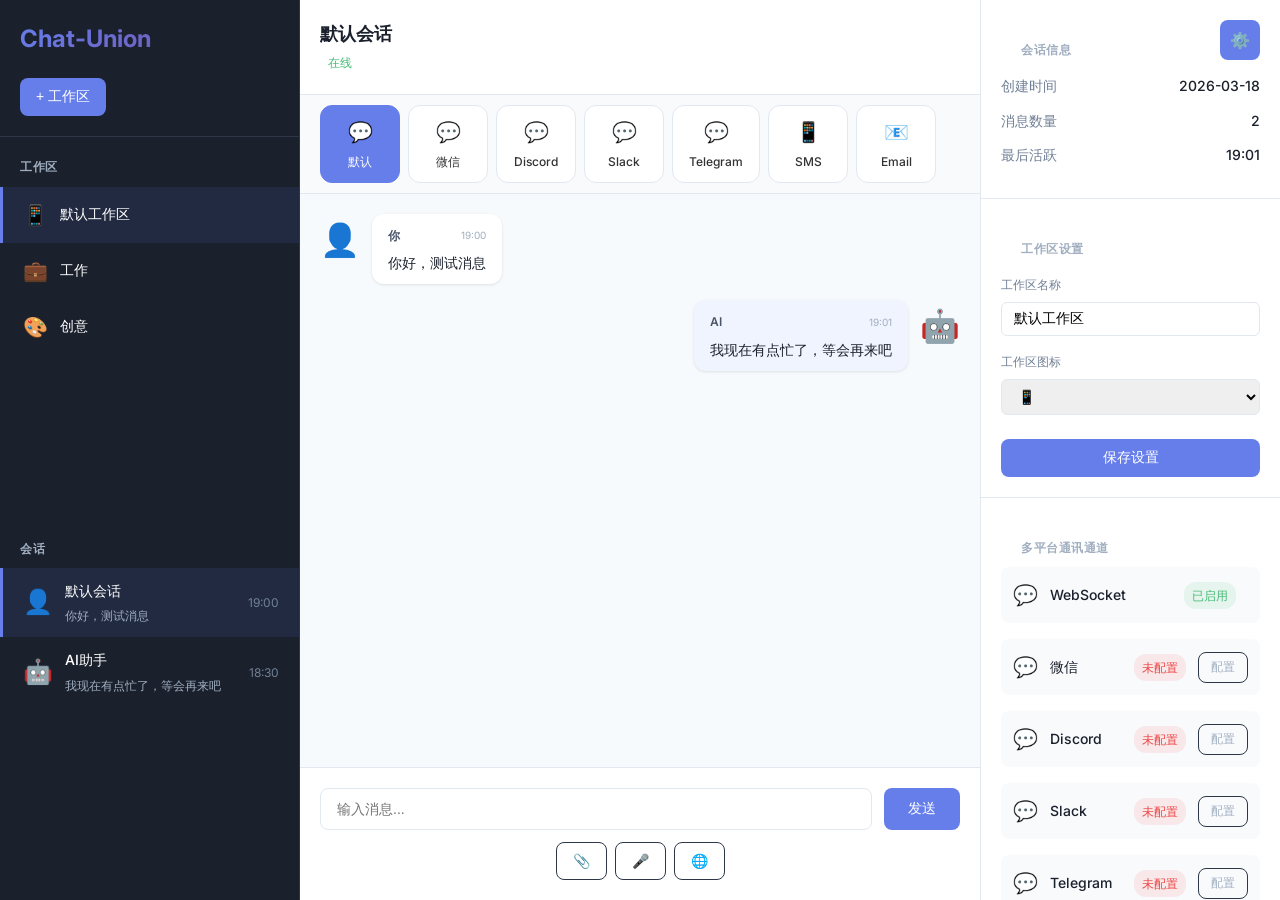
<file: frontend/index.html>
<!DOCTYPE html>
<html lang="zh-CN">
<head>
    <meta charset="UTF-8">
    <meta name="viewport" content="width=device-width, initial-scale=1.0">
    <title>Chat-Union - 摩登时代</title>
    <link rel="stylesheet" href="css/style.css">
    <link rel="preconnect" href="https://fonts.googleapis.com">
    <link rel="preconnect" href="https://fonts.gstatic.com" crossorigin>
    <link href="https://fonts.googleapis.com/css2?family=Inter:wght@300;400;500;600;700&display=swap" rel="stylesheet">
    <script src="https://code.jquery.com/jquery-3.6.0.min.js"></script>
</head>
<body>
    <div class="chat-union-container">
        <!-- 侧边栏 -->
        <div class="sidebar">
            <div class="sidebar-header">
                <h1 class="logo">Chat-Union</h1>
                <button class="btn btn-primary create-workspace">+ 工作区</button>
            </div>
            
            <div class="workspace-list">
                <h3 class="section-title">工作区</h3>
                <ul class="workspace-items">
                    <li class="workspace-item active">
                        <div class="workspace-icon">📱</div>
                        <span class="workspace-name">默认工作区</span>
                    </li>
                    <li class="workspace-item">
                        <div class="workspace-icon">💼</div>
                        <span class="workspace-name">工作</span>
                    </li>
                    <li class="workspace-item">
                        <div class="workspace-icon">🎨</div>
                        <span class="workspace-name">创意</span>
                    </li>
                </ul>
            </div>
            
            <div class="session-list">
                <h3 class="section-title">会话</h3>
                <ul class="session-items">
                    <li class="session-item active">
                        <div class="session-avatar">👤</div>
                        <div class="session-info">
                            <span class="session-name">默认会话</span>
                            <span class="session-preview">你好，测试消息</span>
                        </div>
                        <span class="session-time">19:00</span>
                    </li>
                    <li class="session-item">
                        <div class="session-avatar">🤖</div>
                        <span class="session-info">
                            <span class="session-name">AI助手</span>
                            <span class="session-preview">我现在有点忙了，等会再来吧</span>
                        </span>
                        <span class="session-time">18:30</span>
                    </li>
                </ul>
            </div>
        </div>
        
        <!-- 主聊天区域 -->
        <div class="main-content">
            <!-- 聊天头部 -->
            <div class="chat-header">
                <h2 class="chat-title">默认会话</h2>
                <span class="chat-status">在线</span>
            </div>
            
            <!-- 通道服务栏 -->
            <div class="channel-service-bar">
                <div class="channel-service-item active">
                    <span class="channel-service-icon">💬</span>
                    <span class="channel-service-name">默认</span>
                </div>
                <div class="channel-service-item" onclick="window.chatApp.openWechatConnectModal()">
                    <span class="channel-service-icon">💬</span>
                    <span class="channel-service-name">微信</span>
                </div>
                <div class="channel-service-item" onclick="window.chatApp.switchChannel('discord')">
                    <span class="channel-service-icon">💬</span>
                    <span class="channel-service-name">Discord</span>
                </div>
                <div class="channel-service-item" onclick="window.chatApp.switchChannel('slack')">
                    <span class="channel-service-icon">💬</span>
                    <span class="channel-service-name">Slack</span>
                </div>
                <div class="channel-service-item" onclick="window.chatApp.switchChannel('telegram')">
                    <span class="channel-service-icon">💬</span>
                    <span class="channel-service-name">Telegram</span>
                </div>
                <div class="channel-service-item" onclick="window.chatApp.openSmsConnectModal()">
                    <span class="channel-service-icon">📱</span>
                    <span class="channel-service-name">SMS</span>
                </div>
                <div class="channel-service-item" onclick="window.chatApp.openEmailConnectModal()">
                    <span class="channel-service-icon">📧</span>
                    <span class="channel-service-name">Email</span>
                </div>
            </div>
            
            <!-- 独立的设置按钮 -->
            <div style="position: fixed; top: 20px; right: 20px; z-index: 1000;">
                <div id="settingsButton" style="cursor: pointer; padding: 10px; background: #667eea; color: white; border: none; border-radius: 8px; font-size: 16px; width: 40px; height: 40px; text-align: center; line-height: 20px;">⚙️</div>
            </div>
            
            <!-- 聊天消息区域 -->
            <div class="chat-messages" id="chatMessages">
                <div class="message">
                    <div class="message-avatar">👤</div>
                    <div class="message-content">
                        <div class="message-header">
                            <span class="message-sender">你</span>
                            <span class="message-time">19:00</span>
                        </div>
                        <div class="message-text">你好，测试消息</div>
                    </div>
                </div>
                <div class="message ai-message">
                    <div class="message-avatar">🤖</div>
                    <div class="message-content">
                        <div class="message-header">
                            <span class="message-sender">AI</span>
                            <span class="message-time">19:01</span>
                        </div>
                        <div class="message-text">我现在有点忙了，等会再来吧</div>
                    </div>
                </div>
            </div>
            
            <!-- 输入区域 -->
            <div class="chat-input-area">
                <div class="input-container">
                    <input type="text" id="messageInput" placeholder="输入消息..." class="message-input">
                    <button class="btn btn-primary send-button">发送</button>
                </div>
                <div class="input-actions">
                    <button class="btn btn-secondary">📎</button>
                    <button class="btn btn-secondary">🎤</button>
                    <button class="btn btn-secondary">🌐</button>
                </div>
            </div>
        </div>
        
        <!-- 右侧信息面板 -->
        <div class="info-panel">
            <div class="panel-section">
                <h3 class="section-title">会话信息</h3>
                <div class="session-details">
                    <div class="detail-item">
                        <span class="detail-label">创建时间</span>
                        <span class="detail-value">2026-03-18</span>
                    </div>
                    <div class="detail-item">
                        <span class="detail-label">消息数量</span>
                        <span class="detail-value">2</span>
                    </div>
                    <div class="detail-item">
                        <span class="detail-label">最后活跃</span>
                        <span class="detail-value">19:01</span>
                    </div>
                </div>
            </div>
            
            <div class="panel-section">
                <h3 class="section-title">工作区设置</h3>
                <div class="workspace-settings">
                    <div class="setting-item">
                        <span class="setting-label">工作区名称</span>
                        <input type="text" class="setting-input" value="默认工作区">
                    </div>
                    <div class="setting-item">
                        <span class="setting-label">工作区图标</span>
                        <select class="setting-select">
                            <option>📱</option>
                            <option>💼</option>
                            <option>🎨</option>
                            <option>📚</option>
                        </select>
                    </div>
                    <button class="btn btn-primary save-settings">保存设置</button>
                </div>
            </div>
            
            <div class="panel-section">
                <h3 class="section-title">多平台通讯通道</h3>
                <div class="channel-settings">
                    <div class="setting-item">
                        <div class="channel-item">
                            <span class="channel-icon">💬</span>
                            <span class="channel-name">WebSocket</span>
                            <span class="channel-status active">已启用</span>
                        </div>
                    </div>
                    <div class="setting-item">
                        <div class="channel-item">
                            <span class="channel-icon">💬</span>
                            <span class="channel-name">微信</span>
                            <span class="channel-status">未配置</span>
                            <button class="btn btn-secondary configure-channel" onclick="window.chatApp.configureChannel('微信')">配置</button>
                        </div>
                    </div>
                    <div class="setting-item">
                        <div class="channel-item">
                            <span class="channel-icon">💬</span>
                            <span class="channel-name">Discord</span>
                            <span class="channel-status">未配置</span>
                            <button class="btn btn-secondary configure-channel" onclick="window.chatApp.configureChannel('Discord')">配置</button>
                        </div>
                    </div>
                    <div class="setting-item">
                        <div class="channel-item">
                            <span class="channel-icon">💬</span>
                            <span class="channel-name">Slack</span>
                            <span class="channel-status">未配置</span>
                            <button class="btn btn-secondary configure-channel" onclick="window.chatApp.configureChannel('Slack')">配置</button>
                        </div>
                    </div>
                    <div class="setting-item">
                        <div class="channel-item">
                            <span class="channel-icon">💬</span>
                            <span class="channel-name">Telegram</span>
                            <span class="channel-status">未配置</span>
                            <button class="btn btn-secondary configure-channel" onclick="window.chatApp.configureChannel('Telegram')">配置</button>
                        </div>
                    </div>
                    <div class="setting-item">
                        <div class="channel-item">
                            <span class="channel-icon">📱</span>
                            <span class="channel-name">SMS</span>
                            <span class="channel-status">未配置</span>
                            <button class="btn btn-secondary configure-channel" onclick="window.chatApp.configureChannel('SMS')">配置</button>
                        </div>
                    </div>
                    <div class="setting-item">
                        <div class="channel-item">
                            <span class="channel-icon">📧</span>
                            <span class="channel-name">Email</span>
                            <span class="channel-status">未配置</span>
                            <button class="btn btn-secondary configure-channel" onclick="window.chatApp.configureChannel('Email')">配置</button>
                        </div>
                    </div>
                </div>
            </div>
            
            <div class="panel-section">
                <h3 class="section-title">系统自测</h3>
                <div class="self-test-section">
                    <button class="btn btn-primary run-self-test" onclick="window.chatApp.runSelfTest()">运行自测</button>
                    <div id="selfTestResults" class="self-test-results">
                        <p>点击上方按钮运行自测</p>
                    </div>
                </div>
            </div>
        </div>
    </div>
    
    <!-- 工作区创建模态框 -->
    <div id="createWorkspaceModal" class="modal">
        <div class="modal-content">
            <div class="modal-header">
                <h3>创建新工作区</h3>
                <button id="closeModal" class="btn btn-secondary">×</button>
            </div>
            <div class="modal-body">
                <div class="form-group">
                    <label for="workspaceName">工作区名称</label>
                    <input type="text" id="workspaceName" class="form-input" placeholder="请输入工作区名称">
                </div>
                <div class="form-group">
                    <label for="workspaceIcon">工作区图标</label>
                    <select id="workspaceIcon" class="form-select">
                        <option value="📱">📱 手机</option>
                        <option value="💼">💼 工作</option>
                        <option value="🎨">🎨 创意</option>
                        <option value="📚">📚 学习</option>
                        <option value="🎵">🎵 音乐</option>
                        <option value="🎮">🎮 游戏</option>
                        <option value="📷">📷 摄影</option>
                        <option value="✈️">✈️ 旅行</option>
                    </select>
                </div>
            </div>
            <div class="modal-footer">
                <button id="cancelCreate" class="btn btn-secondary">取消</button>
                <button id="confirmCreate" class="btn btn-primary">创建</button>
            </div>
        </div>
    </div>
    
    <!-- 微信账号连接模态框 -->
    <div id="wechatConnectModal" class="modal">
        <div class="modal-content">
            <div class="modal-header">
                <h3>连接微信账号</h3>
                <button id="closeWechatModal" class="btn btn-secondary">×</button>
            </div>
            <div class="modal-body">
                <div class="form-group">
                    <label for="wechatQRCode">微信扫码登录</label>
                    <div id="wechatQRCode" style="text-align: center; padding: 20px; background: #f8fafc; border-radius: 8px; margin: 20px 0;">
                        <div style="font-size: 48px;">📱</div>
                        <p>请使用微信扫码登录</p>
                        <p id="wechatLoginStatus">正在生成二维码...</p>
                    </div>
                </div>
                <div class="form-group">
                    <label for="wechatAccountType">账号类型</label>
                    <select id="wechatAccountType" class="form-select">
                        <option value="personal">个人账号</option>
                        <option value="official">公众号</option>
                        <option value="mini">小程序</option>
                    </select>
                </div>
            </div>
            <div class="modal-footer">
                <button id="cancelWechatConnect" class="btn btn-secondary">取消</button>
                <button id="confirmWechatConnect" class="btn btn-primary">连接</button>
            </div>
        </div>
    </div>
    
    <!-- SMS通道连接模态框 -->
    <div id="smsConnectModal" class="modal">
        <div class="modal-content">
            <div class="modal-header">
                <h3>连接SMS通道</h3>
                <button id="closeSmsModal" class="btn btn-secondary">×</button>
            </div>
            <div class="modal-body">
                <div class="form-group">
                    <label for="smsPhoneNumber">手机号码</label>
                    <input type="tel" id="smsPhoneNumber" class="form-input" placeholder="请输入手机号码" maxlength="11">
                </div>
                <div class="form-group">
                    <label for="smsVerificationCode">验证码</label>
                    <div style="display: flex; gap: 10px;">
                        <input type="text" id="smsVerificationCode" class="form-input" placeholder="请输入验证码" style="flex: 1;">
                        <button id="sendSmsCode" class="btn btn-secondary" onclick="window.chatApp.sendSmsVerificationCode()">发送验证码</button>
                    </div>
                </div>
                <div class="form-group">
                    <label for="smsServiceProvider">服务提供商</label>
                    <select id="smsServiceProvider" class="form-select">
                        <option value="twilio">Twilio</option>
                        <option value="aliyun">阿里云短信</option>
                        <option value="tencent">腾讯云短信</option>
                        <option value="aws">AWS SNS</option>
                        <option value="106">106短信平台</option>
                    </select>
                </div>
            </div>
            <div class="modal-footer">
                <button id="cancelSmsConnect" class="btn btn-secondary">取消</button>
                <button id="confirmSmsConnect" class="btn btn-primary">连接</button>
            </div>
        </div>
    </div>
    
    <!-- Email通道连接模态框 -->
    <div id="emailConnectModal" class="modal">
        <div class="modal-content">
            <div class="modal-header">
                <h3>连接Email通道</h3>
                <button id="closeEmailModal" class="btn btn-secondary">×</button>
            </div>
            <div class="modal-body">
                <div class="form-group">
                    <label for="emailAddress">邮箱地址</label>
                    <input type="email" id="emailAddress" class="form-input" placeholder="请输入邮箱地址">
                </div>
                <div class="form-group">
                    <label for="emailVerificationCode">验证码</label>
                    <div style="display: flex; gap: 10px;">
                        <input type="text" id="emailVerificationCode" class="form-input" placeholder="请输入验证码" style="flex: 1;">
                        <button id="sendEmailCode" class="btn btn-secondary" onclick="window.chatApp.sendEmailVerificationCode()">发送验证码</button>
                    </div>
                </div>
                <div class="form-group">
                    <label for="emailServiceProvider">服务提供商</label>
                    <select id="emailServiceProvider" class="form-select">
                        <option value="smtp">SMTP</option>
                        <option value="gmail">Gmail</option>
                        <option value="outlook">Outlook</option>
                        <option value="qq">QQ邮箱</option>
                        <option value="163">163邮箱</option>
                    </select>
                </div>
            </div>
            <div class="modal-footer">
                <button id="cancelEmailConnect" class="btn btn-secondary">取消</button>
                <button id="confirmEmailConnect" class="btn btn-primary">连接</button>
            </div>
        </div>
    </div>
    
    <script src="js/script.js"></script>
</body>
</html>
</file>
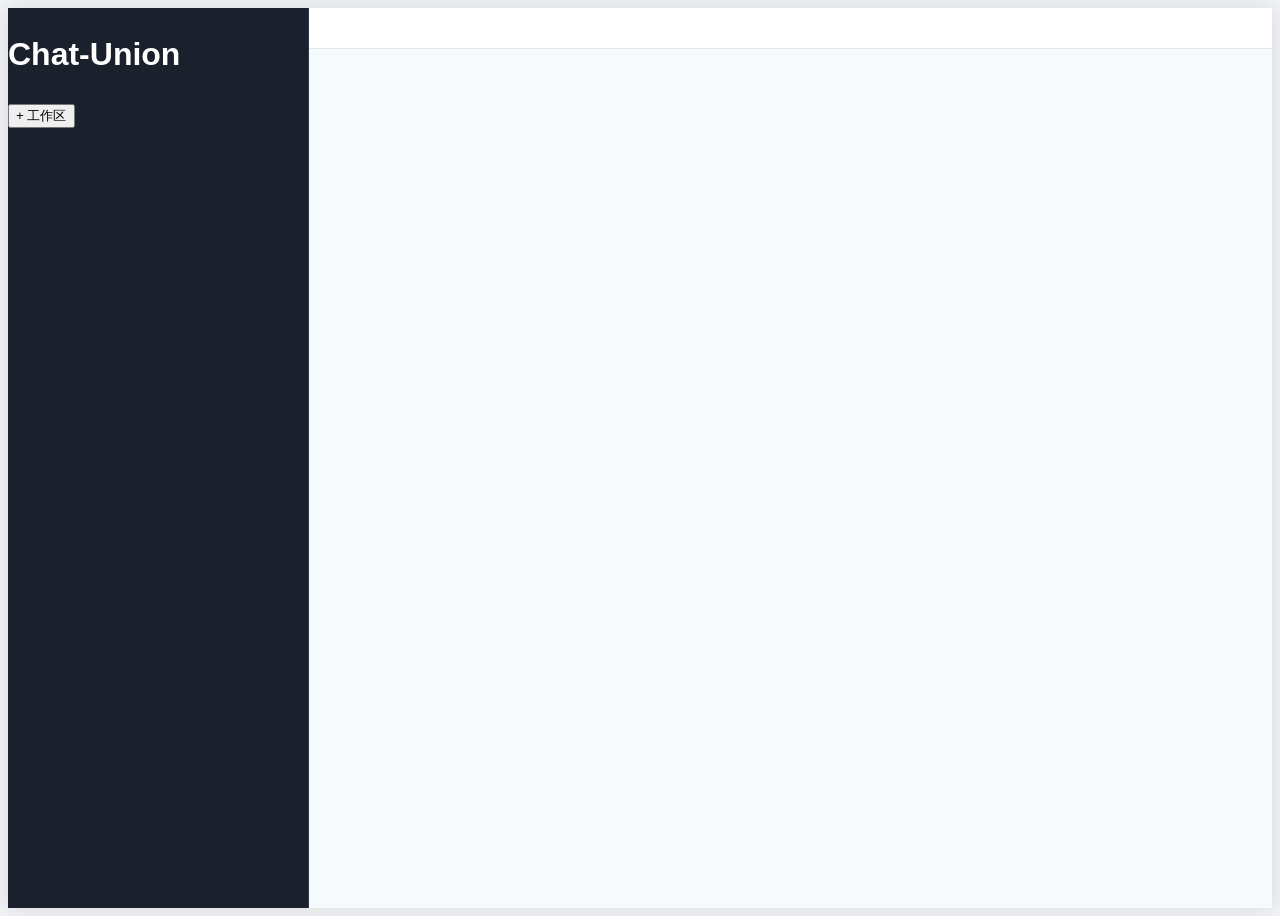
<file: debug.html>
<!DOCTYPE html>
<html lang="zh-CN">
<head>
    <meta charset="UTF-8">
    <meta name="viewport" content="width=device-width, initial-scale=1.0">
    <title>调试页面</title>
    <style>
        body {
            font-family: 'Inter', sans-serif;
            background-color: #f0f2f5;
            color: #333;
            line-height: 1.6;
        }
        
        .chat-union-container {
            display: flex;
            height: 100vh;
            overflow: hidden;
            background-color: #ffffff;
            box-shadow: 0 0 20px rgba(0, 0, 0, 0.1);
        }
        
        .sidebar {
            width: 300px;
            background-color: #1a202c;
            color: #ffffff;
            display: flex;
            flex-direction: column;
            border-right: 1px solid #2d3748;
        }
        
        .main-content {
            flex: 1;
            display: flex;
            flex-direction: column;
            background-color: #f7fafc;
        }
        
        .chat-header {
            padding: 20px;
            background-color: white;
            border-bottom: 1px solid #e2e8f0;
        }
        
        .chat-messages {
            flex: 1;
            padding: 20px;
            overflow-y: auto;
        }
        
        .chat-input-area {
            padding: 20px;
            background-color: white;
            border-top: 1px solid #e2e8f0;
        }
        
        .info-panel {
            width: 300px;
            background-color: white;
            border-left: 1px solid #e2e8f0;
            overflow-y: auto;
        }
        
        #settingsButton {
            position: fixed;
            top: 20px;
            right: 20px;
            z-index: 1000;
            cursor: pointer;
            padding: 10px;
            background: #667eea;
            color: white;
            border: none;
            border-radius: 8px;
            font-size: 16px;
            width: 40px;
            height: 40px;
            text-align: center;
            line-height: 20px;
        }
    </style>
</head>
<body>
    <div class="chat-union-container">
        <!-- 侧边栏 -->
        <div class="sidebar">
            <div class="sidebar-header">
                <h1 class="logo">Chat-Union</h1>
                <button class="btn btn-primary create-workspace">+ 工作区</button>
            </div>
        </div>
        
        <!-- 主聊天区域 -->
        <div class="main-content">
            <!-- 聊天头部 -->
            <div class="chat-header">
</file>
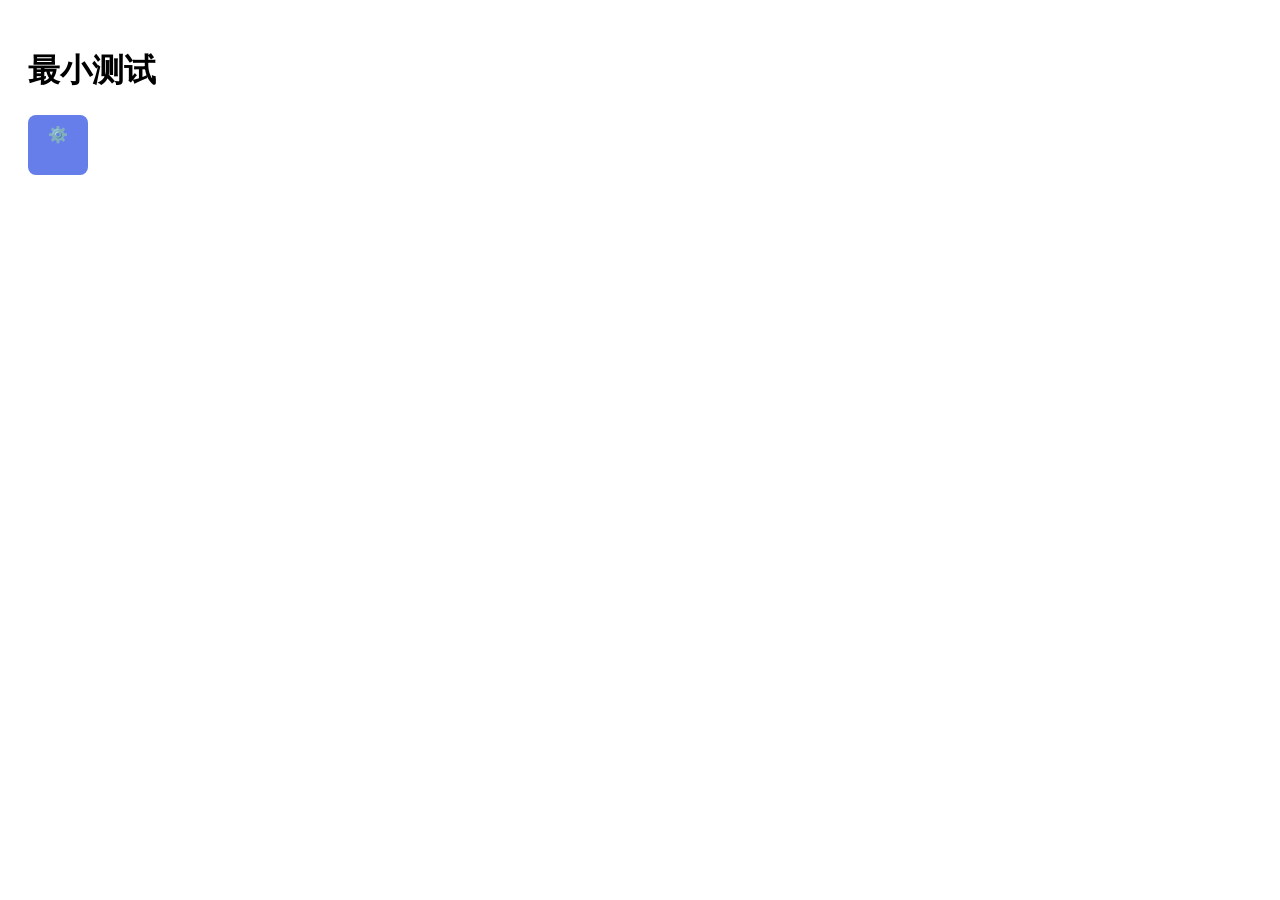
<file: minimal_test.html>
<!DOCTYPE html>
<html lang="zh-CN">
<head>
    <meta charset="UTF-8">
    <meta name="viewport" content="width=device-width, initial-scale=1.0">
    <title>最小测试</title>
    <style>
        body {
            font-family: Arial, sans-serif;
            padding: 20px;
        }
        #settingsButton {
            position: relative;
            z-index: 1000;
            cursor: pointer;
            padding: 10px;
            background: #667eea;
            color: white;
            border: none;
            border-radius: 8px;
            font-size: 16px;
            width: 40px;
            height: 40px;
            text-align: center;
            line-height: 20px;
        }
    </style>
</head>
<body>
    <h1>最小测试</h1>
    <div id="settingsButton">⚙️</div>
    
    <script>
        // 绑定点击事件
        const settingsButton = document.getElementById('settingsButton');
        console.log('设置按钮元素:', settingsButton);
        
        settingsButton.addEventListener('click', function() {
            console.log('设置按钮被点击');
            alert('设置按钮被点击！');
        });
        
        // 直接设置onclick属性
        settingsButton.onclick = function() {
            console.log('设置按钮被点击 (onclick属性)');
            alert('设置按钮被点击！');
        };
        
        console.log('事件监听器已绑定');
    </script>
</body>
</html>
</file>
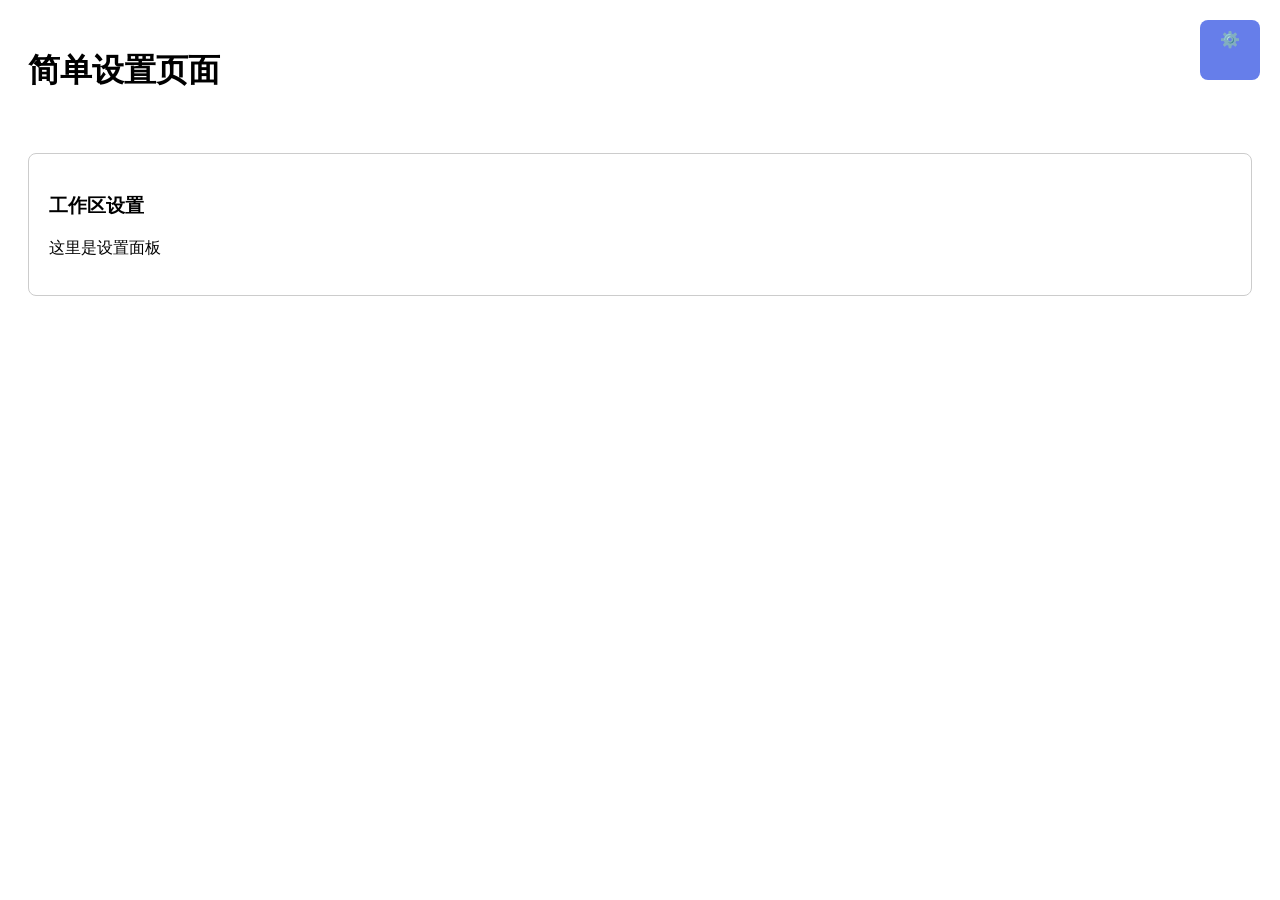
<file: simple_settings.html>
<!DOCTYPE html>
<html lang="zh-CN">
<head>
    <meta charset="UTF-8">
    <meta name="viewport" content="width=device-width, initial-scale=1.0">
    <title>简单设置页面</title>
    <style>
        body {
            font-family: Arial, sans-serif;
            padding: 20px;
        }
        
        #settingsButton {
            position: fixed;
            top: 20px;
            right: 20px;
            z-index: 1000;
            cursor: pointer;
            padding: 10px;
            background: #667eea;
            color: white;
            border: none;
            border-radius: 8px;
            font-size: 16px;
            width: 40px;
            height: 40px;
            text-align: center;
            line-height: 20px;
        }
        
        .info-panel {
            margin-top: 60px;
            padding: 20px;
            border: 1px solid #ccc;
            border-radius: 8px;
        }
    </style>
</head>
<body>
    <h1>简单设置页面</h1>
    
    <!-- 设置按钮 -->
    <div id="settingsButton">⚙️</div>
    
    <!-- 设置面板 -->
    <div class="info-panel">
        <h3>工作区设置</h3>
        <p>这里是设置面板</p>
    </div>
    
    <script>
        // 简单的设置按钮点击处理
        document.getElementById('settingsButton').addEventListener('click', function() {
            console.log('设置按钮被点击');
            alert('设置按钮被点击！');
            document.querySelector('.info-panel').scrollIntoView({ behavior: 'smooth' });
        });
        
        console.log('设置按钮事件已绑定');
    </script>
</body>
</html>
</file>
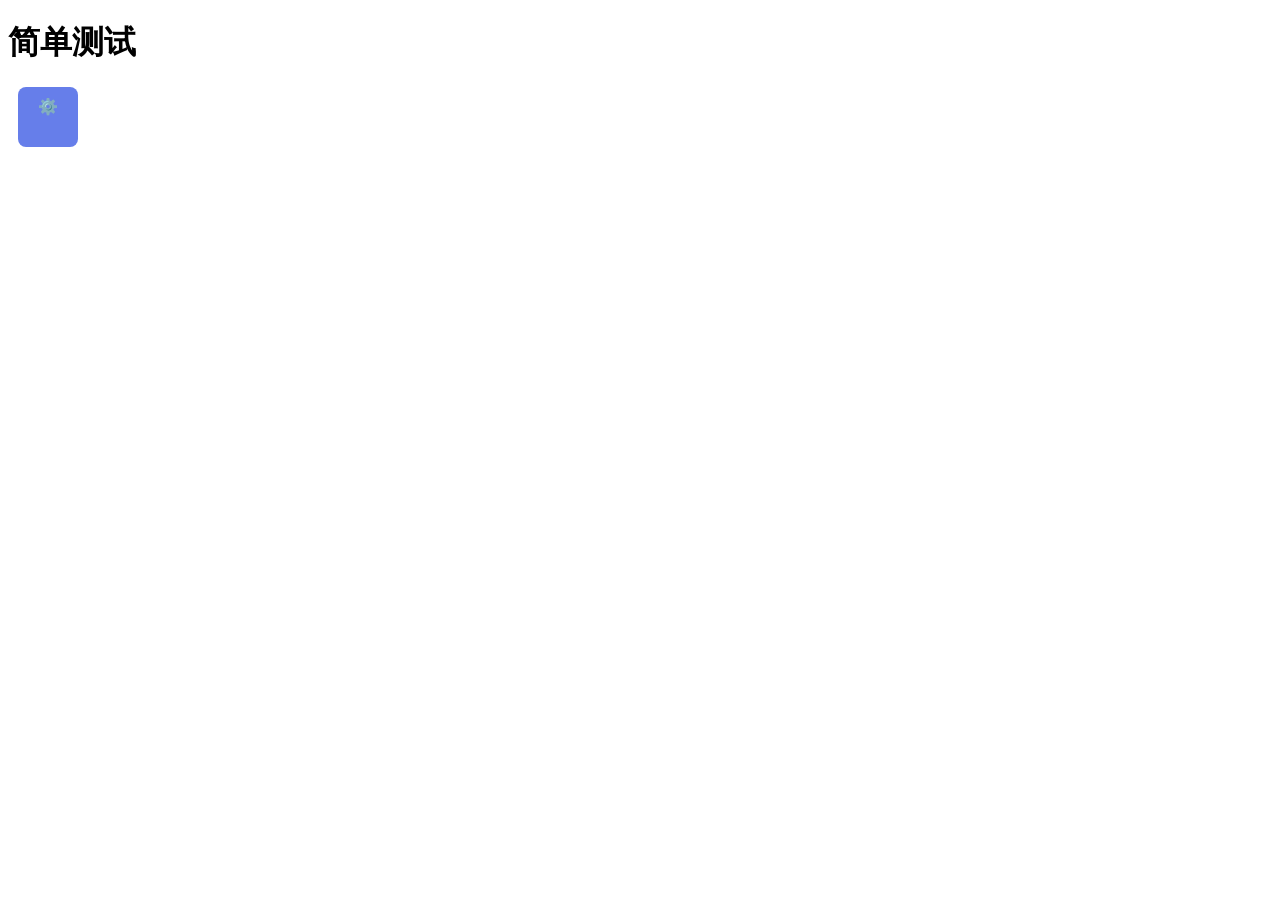
<file: simple_test.html>
<!DOCTYPE html>
<html lang="zh-CN">
<head>
    <meta charset="UTF-8">
    <meta name="viewport" content="width=device-width, initial-scale=1.0">
    <title>简单测试</title>
    <style>
        #settingsButton {
            display: inline-block;
            position: relative;
            z-index: 1000;
            cursor: pointer;
            padding: 10px;
            background: #667eea;
            color: white;
            border: none;
            border-radius: 8px;
            margin-left: 10px;
            font-size: 16px;
            width: 40px;
            height: 40px;
            text-align: center;
            line-height: 20px;
        }
    </style>
</head>
<body>
    <h1>简单测试</h1>
    <div id="settingsButton">⚙️</div>
    
    <script>
        // 绑定点击事件
        const settingsButton = document.getElementById('settingsButton');
        settingsButton.addEventListener('click', function() {
            console.log('设置按钮被点击');
            alert('设置按钮被点击！');
        });
        
        // 直接设置onclick属性
        settingsButton.onclick = function() {
            console.log('设置按钮被点击 (onclick属性)');
            alert('设置按钮被点击！');
        };
        
        console.log('设置按钮元素:', settingsButton);
        console.log('事件监听器已绑定');
    </script>
</body>
</html>
</file>
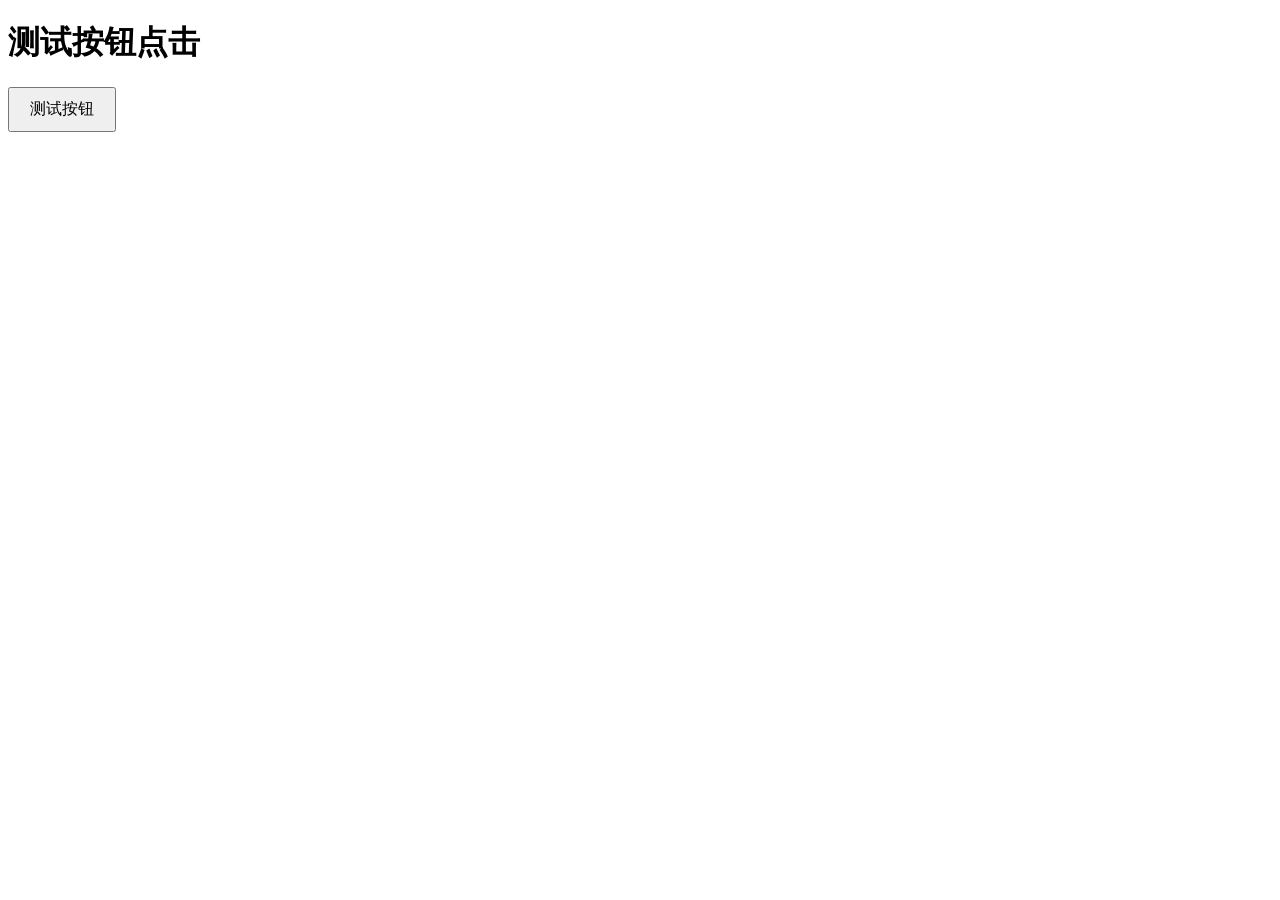
<file: test_button.html>
<!DOCTYPE html>
<html lang="zh-CN">
<head>
    <meta charset="UTF-8">
    <meta name="viewport" content="width=device-width, initial-scale=1.0">
    <title>测试按钮点击</title>
    <style>
        button {
            padding: 10px 20px;
            font-size: 16px;
            cursor: pointer;
        }
    </style>
</head>
<body>
    <h1>测试按钮点击</h1>
    <button id="testButton" onclick="alert('按钮被点击！');">测试按钮</button>
    
    <script>
        // 全局点击事件监听器
        document.addEventListener('click', function(e) {
            console.log('全局点击事件捕获');
            console.log('点击目标:', e.target);
        }, true);
        
        // 直接绑定事件
        const testButton = document.getElementById('testButton');
        testButton.addEventListener('click', function() {
            console.log('addEventListener点击事件触发');
        });
    </script>
</body>
</html>
</file>
<file: frontend/css/style.css>
/* 全局样式重置 */
* {
    margin: 0;
    padding: 0;
    box-sizing: border-box;
}

body {
    font-family: 'Inter', sans-serif;
    background-color: #f0f2f5;
    color: #333;
    line-height: 1.6;
}

/* 主容器 */
.chat-union-container {
    display: flex;
    height: 100vh;
    overflow: hidden;
    background-color: #ffffff;
    box-shadow: 0 0 20px rgba(0, 0, 0, 0.1);
}

/* 侧边栏 */
.sidebar {
    width: 300px;
    background-color: #1a202c;
    color: #ffffff;
    display: flex;
    flex-direction: column;
    border-right: 1px solid #2d3748;
}

.sidebar-header {
    padding: 20px;
    border-bottom: 1px solid #2d3748;
}

.logo {
    font-size: 24px;
    font-weight: 700;
    margin-bottom: 20px;
    background: linear-gradient(135deg, #667eea 0%, #764ba2 100%);
    -webkit-background-clip: text;
    -webkit-text-fill-color: transparent;
}

.btn {
    padding: 10px 16px;
    border: none;
    border-radius: 8px;
    font-size: 14px;
    font-weight: 500;
    cursor: pointer;
    transition: all 0.3s ease;
}

.btn-primary {
    background-color: #667eea;
    color: white;
}

.btn-primary:hover {
    background-color: #5a67d8;
    transform: translateY(-2px);
}

.btn-secondary {
    background-color: transparent;
    color: #a0aec0;
    border: 1px solid #2d3748;
}

.btn-secondary:hover {
    background-color: #2d3748;
    color: white;
}

.section-title {
    font-size: 12px;
    font-weight: 600;
    text-transform: uppercase;
    letter-spacing: 0.5px;
    color: #a0aec0;
    margin: 20px 0 10px 20px;
}

.workspace-list,
.session-list {
    flex: 1;
    overflow-y: auto;
}

.workspace-items,
.session-items {
    list-style: none;
}

.workspace-item {
    display: flex;
    align-items: center;
    padding: 12px 20px;
    cursor: pointer;
    transition: all 0.3s ease;
    border-left: 3px solid transparent;
}

.workspace-item:hover {
    background-color: rgba(255, 255, 255, 0.05);
}

.workspace-item.active {
    background-color: rgba(102, 126, 234, 0.1);
    border-left-color: #667eea;
}

.workspace-icon {
    font-size: 20px;
    margin-right: 12px;
}

.workspace-name {
    font-size: 14px;
    font-weight: 500;
}

.session-item {
    display: flex;
    align-items: center;
    padding: 12px 20px;
    cursor: pointer;
    transition: all 0.3s ease;
    border-left: 3px solid transparent;
}

.session-item:hover {
    background-color: rgba(255, 255, 255, 0.05);
}

.session-item.active {
    background-color: rgba(102, 126, 234, 0.1);
    border-left-color: #667eea;
}

.session-avatar {
    font-size: 24px;
    margin-right: 12px;
}

.session-info {
    flex: 1;
    min-width: 0;
}

.session-name {
    display: block;
    font-size: 14px;
    font-weight: 500;
    margin-bottom: 4px;
}

.session-preview {
    display: block;
    font-size: 12px;
    color: #a0aec0;
    white-space: nowrap;
    overflow: hidden;
    text-overflow: ellipsis;
}

.session-time {
    font-size: 12px;
    color: #718096;
    margin-left: 12px;
}

/* 主聊天区域 */
.main-content {
    flex: 1;
    display: flex;
    flex-direction: column;
    background-color: #f7fafc;
}

.chat-header {
    padding: 20px;
    background-color: white;
    border-bottom: 1px solid #e2e8f0;
    position: relative;
    z-index: 1;
}

/* 通道服务栏样式 */
.channel-service-bar {
    display: flex;
    gap: 8px;
    padding: 10px 20px;
    background-color: #f8fafc;
    border-bottom: 1px solid #e2e8f0;
    overflow-x: auto;
    scrollbar-width: none;
    -ms-overflow-style: none;
}

.channel-service-bar::-webkit-scrollbar {
    display: none;
}

.channel-service-item {
    display: flex;
    flex-direction: column;
    align-items: center;
    justify-content: center;
    padding: 10px 16px;
    background-color: white;
    border: 1px solid #e2e8f0;
    border-radius: 12px;
    cursor: pointer;
    transition: all 0.3s ease;
    min-width: 80px;
}

.channel-service-item:hover {
    background-color: #f0f4ff;
    border-color: #667eea;
    transform: translateY(-2px);
}

.channel-service-item.active {
    background-color: #667eea;
    color: white;
    border-color: #667eea;
}

.channel-service-icon {
    font-size: 20px;
    margin-bottom: 4px;
}

.channel-service-name {
    font-size: 12px;
    font-weight: 500;
}

.chat-title {
    font-size: 18px;
    font-weight: 600;
    color: #1a202c;
}

.chat-status {
    font-size: 12px;
    color: #48bb78;
    margin-left: 8px;
}

.chat-actions {
    display: flex;
    gap: 8px;
    position: relative;
    z-index: 10;
}

#settingsButton {
    position: relative;
    z-index: 1000;
    cursor: pointer;
    pointer-events: auto;
    background: #667eea;
    color: white;
    border: none;
    border-radius: 8px;
    padding: 10px;
    transition: all 0.3s ease;
}

#settingsButton:hover {
    background: #5a67d8;
    transform: translateY(-2px);
}

#settingsButton:active {
    transform: translateY(0);
}

.chat-messages {
    flex: 1;
    padding: 20px;
    overflow-y: auto;
    display: flex;
    flex-direction: column;
    gap: 16px;
}

.message {
    display: flex;
    align-items: flex-start;
    gap: 12px;
}

.ai-message {
    flex-direction: row-reverse;
}

.message-avatar {
    font-size: 32px;
    flex-shrink: 0;
}

.message-content {
    max-width: 70%;
    background-color: white;
    padding: 12px 16px;
    border-radius: 12px;
    box-shadow: 0 1px 3px rgba(0, 0, 0, 0.1);
}

.ai-message .message-content {
    background-color: #f0f4ff;
}

.message-header {
    display: flex;
    justify-content: space-between;
    align-items: center;
    margin-bottom: 8px;
}

.message-sender {
    font-size: 12px;
    font-weight: 600;
    color: #4a5568;
}

.message-time {
    font-size: 10px;
    color: #a0aec0;
}

.message-text {
    font-size: 14px;
    line-height: 1.4;
    color: #1a202c;
}

.chat-input-area {
    padding: 20px;
    background-color: white;
    border-top: 1px solid #e2e8f0;
}

.input-container {
    display: flex;
    gap: 12px;
    margin-bottom: 12px;
}

.message-input {
    flex: 1;
    padding: 12px 16px;
    border: 1px solid #e2e8f0;
    border-radius: 8px;
    font-size: 14px;
    transition: all 0.3s ease;
}

.message-input:focus {
    outline: none;
    border-color: #667eea;
    box-shadow: 0 0 0 3px rgba(102, 126, 234, 0.1);
}

.send-button {
    padding: 12px 24px;
    background-color: #667eea;
    color: white;
    border: none;
    border-radius: 8px;
    font-size: 14px;
    font-weight: 500;
    cursor: pointer;
    transition: all 0.3s ease;
}

.send-button:hover {
    background-color: #5a67d8;
    transform: translateY(-2px);
}

.input-actions {
    display: flex;
    gap: 8px;
    justify-content: center;
}

/* 右侧信息面板 */
.info-panel {
    width: 300px;
    background-color: white;
    border-left: 1px solid #e2e8f0;
    overflow-y: auto;
}

.panel-section {
    padding: 20px;
    border-bottom: 1px solid #e2e8f0;
}

.session-details {
    margin-top: 16px;
}

.detail-item {
    display: flex;
    justify-content: space-between;
    align-items: center;
    margin-bottom: 12px;
}

.detail-label {
    font-size: 14px;
    color: #718096;
}

.detail-value {
    font-size: 14px;
    font-weight: 500;
    color: #1a202c;
}

.workspace-settings {
    margin-top: 16px;
}

.setting-item {
    display: flex;
    flex-direction: column;
    margin-bottom: 16px;
}

.setting-label {
    font-size: 12px;
    font-weight: 500;
    color: #718096;
    margin-bottom: 8px;
}

.setting-input,
.setting-select {
    padding: 8px 12px;
    border: 1px solid #e2e8f0;
    border-radius: 6px;
    font-size: 14px;
    transition: all 0.3s ease;
}

.setting-input:focus,
.setting-select:focus {
    outline: none;
    border-color: #667eea;
    box-shadow: 0 0 0 3px rgba(102, 126, 234, 0.1);
}

.save-settings {
    width: 100%;
    margin-top: 8px;
}

/* 多平台通讯通道样式 */
.channel-item {
    display: flex;
    align-items: center;
    justify-content: space-between;
    padding: 12px;
    background-color: #f8fafc;
    border-radius: 8px;
    transition: all 0.3s ease;
}

.channel-item:hover {
    background-color: #edf2f7;
}

.channel-icon {
    font-size: 20px;
    margin-right: 12px;
}

.channel-name {
    flex: 1;
    font-size: 14px;
    font-weight: 500;
    color: #1a202c;
}

.channel-status {
    font-size: 12px;
    font-weight: 500;
    padding: 4px 8px;
    border-radius: 12px;
    margin-right: 12px;
}

.channel-status.active {
    background-color: rgba(72, 187, 120, 0.1);
    color: #48bb78;
}

.channel-status {
    background-color: rgba(239, 68, 68, 0.1);
    color: #ef4444;
}

.configure-channel {
    padding: 6px 12px;
    font-size: 12px;
    cursor: pointer;
    z-index: 10;
    position: relative;
}

/* 系统自测样式 */
.self-test-section {
    margin-top: 16px;
}

.run-self-test {
    width: 100%;
    margin-bottom: 16px;
}

.self-test-results {
    background-color: #f8fafc;
    border-radius: 8px;
    padding: 12px;
    font-size: 14px;
    line-height: 1.4;
    min-height: 100px;
}

.self-test-results .test-item {
    margin-bottom: 8px;
    padding: 8px;
    border-radius: 4px;
}

.self-test-results .test-item.pass {
    background-color: rgba(72, 187, 120, 0.1);
    color: #48bb78;
}

.self-test-results .test-item.fail {
    background-color: rgba(239, 68, 68, 0.1);
    color: #ef4444;
}

.self-test-results .test-details {
    font-size: 12px;
    margin-top: 4px;
    margin-left: 20px;
    color: #718096;
}

/* 滚动条样式 */
::-webkit-scrollbar {
    width: 6px;
}

::-webkit-scrollbar-track {
    background: #f1f1f1;
}

::-webkit-scrollbar-thumb {
    background: #c1c1c1;
    border-radius: 3px;
}

::-webkit-scrollbar-thumb:hover {
    background: #a1a1a1;
}

/* 响应式设计 */
@media (max-width: 1200px) {
    .info-panel {
        display: none;
    }
    
    .sidebar {
        width: 250px;
    }
}

@media (max-width: 768px) {
    .sidebar {
        position: fixed;
        left: -250px;
        top: 0;
        height: 100vh;
        z-index: 1000;
        transition: left 0.3s ease;
    }
    
    .sidebar.open {
        left: 0;
    }
    
    .main-content {
        width: 100%;
    }
}

/* 动画效果 */
@keyframes fadeIn {
    from {
        opacity: 0;
        transform: translateY(10px);
    }
    to {
        opacity: 1;
        transform: translateY(0);
    }
}

.message {
    animation: fadeIn 0.3s ease;
}

/* 加载动画 */
.loading {
    display: inline-block;
    position: relative;
    width: 20px;
    height: 20px;
}

.loading::after {
    content: '';
    display: block;
    width: 16px;
    height: 16px;
    border-radius: 50%;
    border: 2px solid #f3f3f3;
    border-top: 2px solid #667eea;
    animation: spin 1s linear infinite;
}

@keyframes spin {
    0% { transform: rotate(0deg); }
    100% { transform: rotate(360deg); }
}

/* 模态框样式 */
.modal {
    display: none;
    position: fixed;
    z-index: 1000;
    left: 0;
    top: 0;
    width: 100%;
    height: 100%;
    background-color: rgba(0, 0, 0, 0.5);
    animation: fadeIn 0.3s ease;
}

.modal-content {
    background-color: white;
    margin: 15% auto;
    padding: 20px;
    border-radius: 12px;
    width: 90%;
    max-width: 400px;
    box-shadow: 0 10px 25px rgba(0, 0, 0, 0.2);
    animation: slideIn 0.3s ease;
}

@keyframes slideIn {
    from {
        opacity: 0;
        transform: translateY(-20px);
    }
    to {
        opacity: 1;
        transform: translateY(0);
    }
}

.modal-header {
    display: flex;
    justify-content: space-between;
    align-items: center;
    margin-bottom: 20px;
    padding-bottom: 10px;
    border-bottom: 1px solid #e2e8f0;
}

.modal-header h3 {
    font-size: 18px;
    font-weight: 600;
    color: #1a202c;
}

.modal-body {
    margin-bottom: 20px;
}

.form-group {
    margin-bottom: 16px;
}

.form-group label {
    display: block;
    font-size: 14px;
    font-weight: 500;
    color: #4a5568;
    margin-bottom: 8px;
}

.form-input,
.form-select {
    width: 100%;
    padding: 10px 12px;
    border: 1px solid #e2e8f0;
    border-radius: 8px;
    font-size: 14px;
    transition: all 0.3s ease;
}

.form-input:focus,
.form-select:focus {
    outline: none;
    border-color: #667eea;
    box-shadow: 0 0 0 3px rgba(102, 126, 234, 0.1);
}

.modal-footer {
    display: flex;
    justify-content: flex-end;
    gap: 10px;
    padding-top: 10px;
    border-top: 1px solid #e2e8f0;
}
</file>
